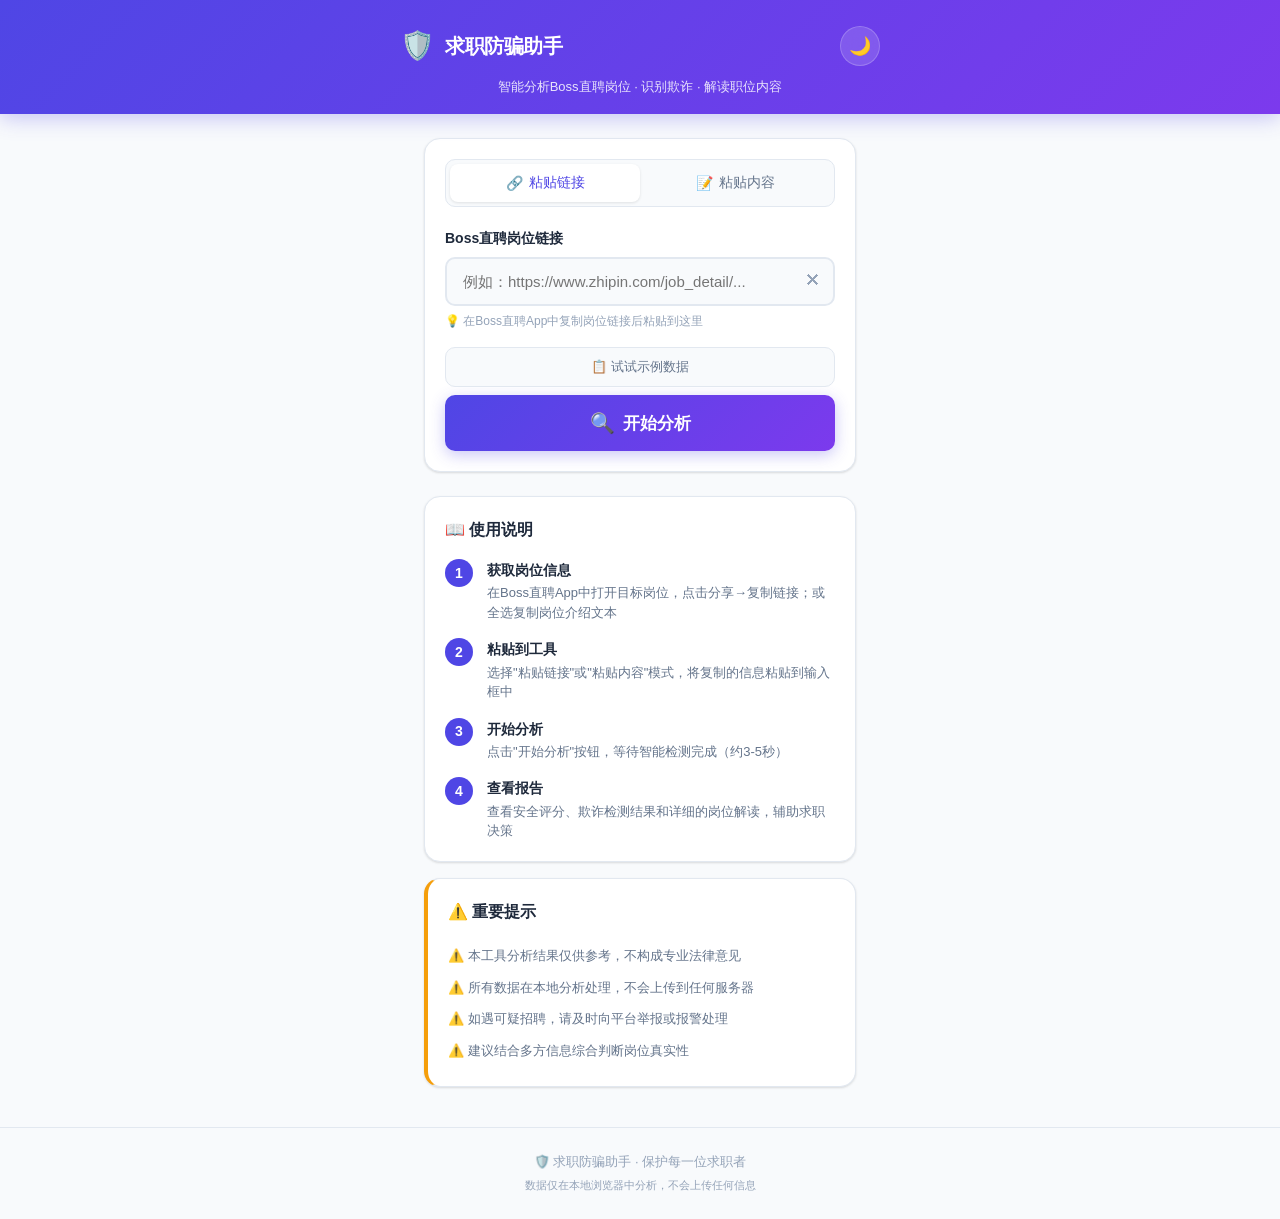
<file: index.html>
<!DOCTYPE html>
<html lang="zh-CN">
<head>
    <meta charset="UTF-8">
    <meta name="viewport" content="width=device-width, initial-scale=1.0, maximum-scale=1.0, user-scalable=no">
    <meta name="theme-color" content="#4F46E5">
    <meta name="apple-mobile-web-app-capable" content="yes">
    <meta name="apple-mobile-web-app-status-bar-style" content="black-translucent">
    <meta name="apple-mobile-web-app-title" content="求职助手">
    <link rel="manifest" href="manifest.json">
    <link rel="icon" type="image/svg+xml" href="icons/icon.svg">
    <link rel="apple-touch-icon" href="icons/icon.svg">
    <title>Boss直聘助手 - 求职防骗分析工具</title>
    <link rel="stylesheet" href="styles.css">
</head>
<body>
    <!-- 顶部导航栏 -->
    <header class="app-header">
        <div class="header-content">
            <div class="logo">
                <span class="logo-icon">🛡️</span>
                <h1>求职防骗助手</h1>
            </div>
            <button id="themeToggle" class="theme-toggle" aria-label="切换主题">
                <span class="icon-sun">☀️</span>
                <span class="icon-moon">🌙</span>
            </button>
        </div>
        <p class="header-subtitle">智能分析Boss直聘岗位 · 识别欺诈 · 解读职位内容</p>
    </header>

    <main class="app-main">
        <!-- 输入区域 -->
        <section class="input-section">
            <div class="input-card">
                <div class="input-tabs">
                    <button class="tab-btn active" data-tab="link" onclick="switchTab('link')">
                        <span>🔗</span> 粘贴链接
                    </button>
                    <button class="tab-btn" data-tab="text" onclick="switchTab('text')">
                        <span>📝</span> 粘贴内容
                    </button>
                </div>

                <!-- 链接输入模式 -->
                <div class="tab-content" id="tab-link">
                    <div class="input-group">
                        <label for="jobLink">Boss直聘岗位链接</label>
                        <div class="input-wrapper">
                            <input type="url" id="jobLink" placeholder="例如：https://www.zhipin.com/job_detail/..." />
                            <button class="clear-btn" onclick="clearInput('jobLink')" aria-label="清除">✕</button>
                        </div>
                        <p class="input-hint">💡 在Boss直聘App中复制岗位链接后粘贴到这里</p>
                    </div>
                    <div class="quick-actions">
                        <button class="action-btn secondary" onclick="showSampleData()">
                            📋 试试示例数据
                        </button>
                    </div>
                </div>

                <!-- 文本输入模式 -->
                <div class="tab-content hidden" id="tab-text">
                    <div class="input-group">
                        <label for="jobContent">粘贴完整的岗位介绍</label>
                        <textarea id="jobContent" rows="8" placeholder="请从Boss直聘复制岗位介绍，包括职位名称、薪资、公司信息、职位描述、任职要求等全部内容..."></textarea>
                        <div class="textarea-toolbar">
                            <span class="char-count" id="charCount">0 字</span>
                            <button class="clear-btn small" onclick="clearInput('jobContent')">清除</button>
                        </div>
                    </div>
                    <div class="quick-actions">
                        <button class="action-btn secondary" onclick="showSampleData()">
                            📋 试试示例数据
                        </button>
                    </div>
                </div>

                <button id="analyzeBtn" class="analyze-btn" onclick="startAnalysis()">
                    <span class="btn-icon">🔍</span>
                    <span class="btn-text">开始分析</span>
                </button>
            </div>
        </section>

        <!-- 分析中 - 加载动画 -->
        <section id="loadingSection" class="loading-section hidden">
            <div class="loading-card">
                <div class="loading-spinner">
                    <div class="spinner-ring"></div>
                    <div class="spinner-ring inner"></div>
                </div>
                <h3>正在智能分析...</h3>
                <div class="loading-steps">
                    <div class="step" id="step1">
                        <span class="step-icon">📄</span>
                        <span class="step-text">解析岗位内容</span>
                        <span class="step-status">进行中</span>
                    </div>
                    <div class="step" id="step2">
                        <span class="step-icon">🔎</span>
                        <span class="step-text">欺诈特征检测</span>
                        <span class="step-status">等待中</span>
                    </div>
                    <div class="step" id="step3">
                        <span class="step-icon">📊</span>
                        <span class="step-text">综合评分计算</span>
                        <span class="step-status">等待中</span>
                    </div>
                    <div class="step" id="step4">
                        <span class="step-icon">💡</span>
                        <span class="step-text">生成解读报告</span>
                        <span class="step-status">等待中</span>
                    </div>
                </div>
            </div>
        </section>

        <!-- 分析结果区域 -->
        <section id="resultSection" class="result-section hidden">
            <!-- 风险评分卡片 -->
            <div class="result-card risk-card">
                <div class="risk-header">
                    <h2>安全风险评估</h2>
                    <div class="risk-badge" id="riskBadge">
                        <span class="badge-icon"></span>
                        <span class="badge-text"></span>
                    </div>
                </div>
                <div class="score-container">
                    <div class="score-ring">
                        <svg viewBox="0 0 120 120" class="score-svg">
                            <circle cx="60" cy="60" r="54" class="score-bg-ring" />
                            <circle cx="60" cy="60" r="54" class="score-progress-ring" id="scoreRing" />
                        </svg>
                        <div class="score-value">
                            <span id="scoreNumber">0</span>
                            <span class="score-unit">分</span>
                        </div>
                    </div>
                    <div class="score-details">
                        <div class="score-item">
                            <span class="score-label">可信度</span>
                            <div class="score-bar">
                                <div class="score-fill" id="trustBar"></div>
                            </div>
                        </div>
                        <div class="score-item">
                            <span class="score-label">透明度</span>
                            <div class="score-bar">
                                <div class="score-fill" id="transparencyBar"></div>
                            </div>
                        </div>
                        <div class="score-item">
                            <span class="score-label">合理性</span>
                            <div class="score-bar">
                                <div class="score-fill" id="reasonBar"></div>
                            </div>
                        </div>
                    </div>
                </div>
            </div>

            <!-- 欺诈检测结果 -->
            <div class="result-card fraud-card">
                <h2 class="card-title">
                    <span>🚨</span> 欺诈特征检测
                </h2>
                <div id="fraudResults" class="fraud-list"></div>
            </div>

            <!-- 岗位分析解读 -->
            <div class="result-card analysis-card">
                <h2 class="card-title">
                    <span>📋</span> 岗位内容解读
                </h2>
                <div id="analysisResults" class="analysis-content"></div>
            </div>

            <!-- 综合建议 -->
            <div class="result-card advice-card">
                <h2 class="card-title">
                    <span>💡</span> 求职建议
                </h2>
                <div id="adviceContent" class="advice-content"></div>
            </div>

            <!-- 操作按钮 -->
            <div class="action-buttons">
                <button class="action-btn primary" onclick="startAnalysis()">
                    🔄 重新分析
                </button>
                <button class="action-btn secondary" onclick="shareResult()">
                    📤 分享结果
                </button>
                <button class="action-btn secondary" onclick="scrollToTop()">
                    ⬆️ 返回顶部
                </button>
            </div>
        </section>

        <!-- 使用说明 -->
        <section class="guide-section">
            <div class="guide-card">
                <h3>📖 使用说明</h3>
                <div class="guide-steps">
                    <div class="guide-step">
                        <span class="step-num">1</span>
                        <div>
                            <strong>获取岗位信息</strong>
                            <p>在Boss直聘App中打开目标岗位，点击分享→复制链接；或全选复制岗位介绍文本</p>
                        </div>
                    </div>
                    <div class="guide-step">
                        <span class="step-num">2</span>
                        <div>
                            <strong>粘贴到工具</strong>
                            <p>选择"粘贴链接"或"粘贴内容"模式，将复制的信息粘贴到输入框中</p>
                        </div>
                    </div>
                    <div class="guide-step">
                        <span class="step-num">3</span>
                        <div>
                            <strong>开始分析</strong>
                            <p>点击"开始分析"按钮，等待智能检测完成（约3-5秒）</p>
                        </div>
                    </div>
                    <div class="guide-step">
                        <span class="step-num">4</span>
                        <div>
                            <strong>查看报告</strong>
                            <p>查看安全评分、欺诈检测结果和详细的岗位解读，辅助求职决策</p>
                        </div>
                    </div>
                </div>
            </div>

            <div class="guide-card warning-card">
                <h3>⚠️ 重要提示</h3>
                <ul>
                    <li>本工具分析结果仅供参考，不构成专业法律意见</li>
                    <li>所有数据在本地分析处理，不会上传到任何服务器</li>
                    <li>如遇可疑招聘，请及时向平台举报或报警处理</li>
                    <li>建议结合多方信息综合判断岗位真实性</li>
                </ul>
            </div>
        </section>
    </main>

    <!-- 底部 -->
    <footer class="app-footer">
        <p>🛡️ 求职防骗助手 · 保护每一位求职者</p>
        <p class="footer-small">数据仅在本地浏览器中分析，不会上传任何信息</p>
    </footer>

    <!-- 返回顶部按钮 -->
    <button id="backToTop" class="back-to-top hidden" onclick="scrollToTop()" aria-label="返回顶部">
        ⬆
    </button>

    <script src="app.js"></script>
</body>
</html>
</file>
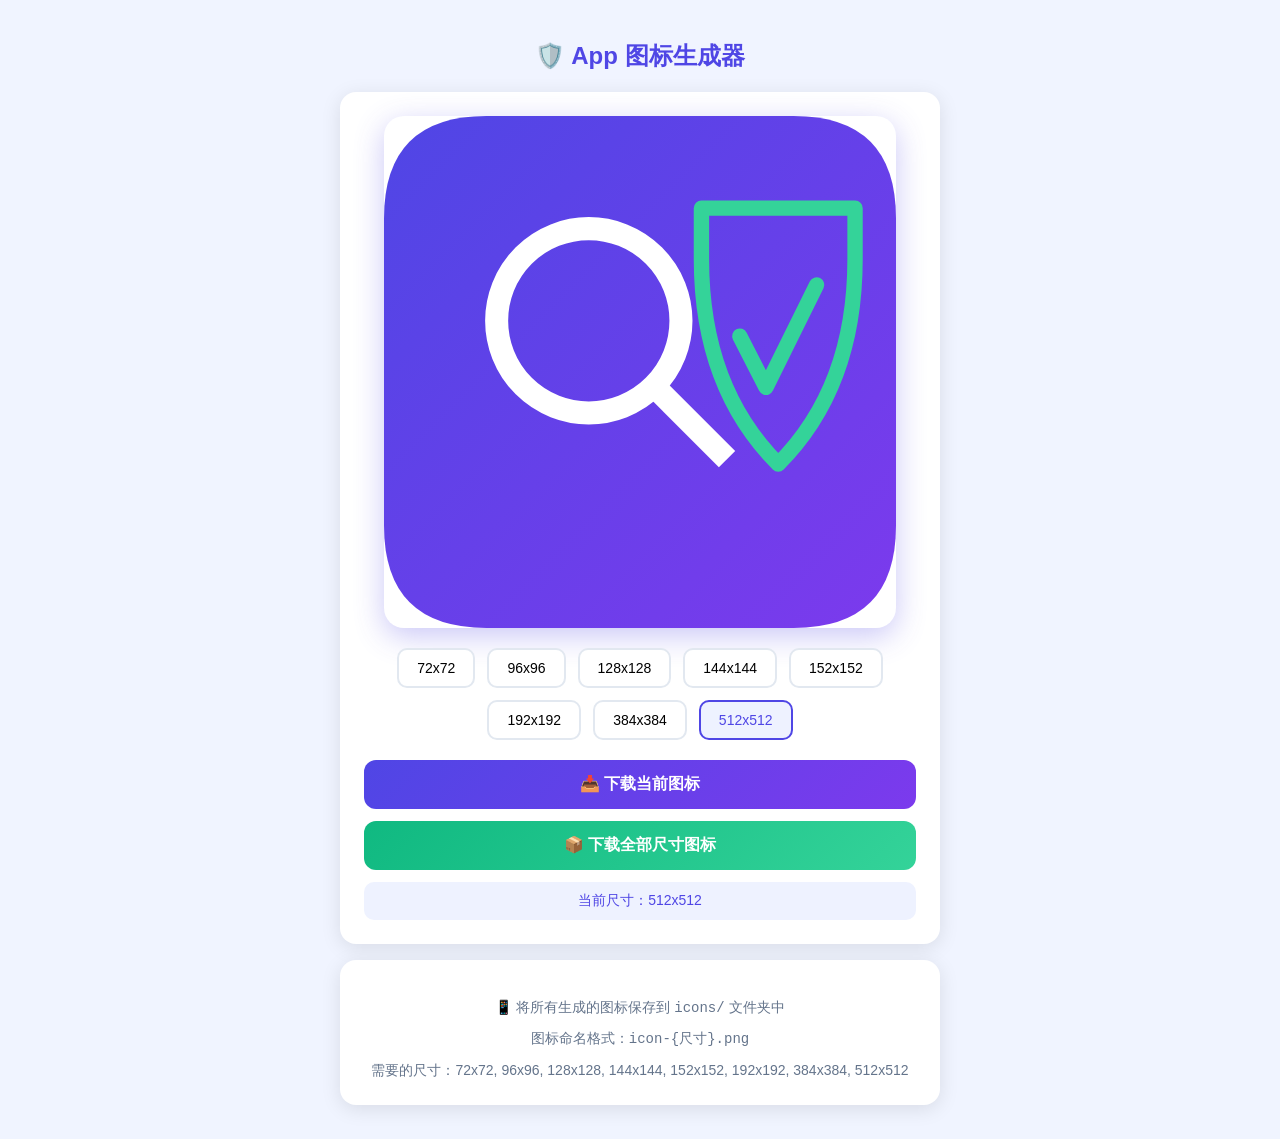
<file: icon-generator.html>
<!DOCTYPE html>
<html lang="zh-CN">
<head>
    <meta charset="UTF-8">
    <title>App 图标生成器</title>
    <style>
        * { margin: 0; padding: 0; box-sizing: border-box; }
        body {
            font-family: -apple-system, BlinkMacSystemFont, "Segoe UI", "PingFang SC", sans-serif;
            background: #f0f4ff;
            display: flex;
            justify-content: center;
            min-height: 100vh;
            padding: 20px;
        }
        .container {
            max-width: 600px;
            width: 100%;
        }
        h1 {
            text-align: center;
            color: #4F46E5;
            margin: 20px 0;
            font-size: 24px;
        }
        .card {
            background: white;
            border-radius: 16px;
            padding: 24px;
            box-shadow: 0 4px 20px rgba(0,0,0,0.1);
            margin-bottom: 16px;
        }
        .preview {
            display: flex;
            justify-content: center;
            margin-bottom: 20px;
        }
        canvas {
            border-radius: 20px;
            box-shadow: 0 8px 30px rgba(79, 70, 229, 0.3);
        }
        .sizes {
            display: flex;
            flex-wrap: wrap;
            gap: 12px;
            justify-content: center;
            margin: 20px 0;
        }
        .size-btn {
            padding: 10px 18px;
            border: 2px solid #E2E8F0;
            border-radius: 10px;
            background: white;
            cursor: pointer;
            font-size: 14px;
            font-weight: 500;
            transition: all 0.2s;
        }
        .size-btn:hover {
            border-color: #4F46E5;
            color: #4F46E5;
        }
        .size-btn.active {
            border-color: #4F46E5;
            background: #EEF2FF;
            color: #4F46E5;
        }
        .download-btn {
            display: block;
            width: 100%;
            padding: 14px;
            background: linear-gradient(135deg, #4F46E5, #7C3AED);
            color: white;
            border: none;
            border-radius: 12px;
            font-size: 16px;
            font-weight: 600;
            cursor: pointer;
            transition: all 0.2s;
            margin-top: 16px;
        }
        .download-btn:hover {
            transform: translateY(-2px);
            box-shadow: 0 6px 20px rgba(79, 70, 229, 0.3);
        }
        .download-all-btn {
            display: block;
            width: 100%;
            padding: 14px;
            background: linear-gradient(135deg, #10B981, #34D399);
            color: white;
            border: none;
            border-radius: 12px;
            font-size: 16px;
            font-weight: 600;
            cursor: pointer;
            transition: all 0.2s;
            margin-top: 12px;
        }
        .download-all-btn:hover {
            transform: translateY(-2px);
            box-shadow: 0 6px 20px rgba(16, 185, 129, 0.3);
        }
        .info {
            text-align: center;
            color: #64748B;
            font-size: 14px;
            margin-top: 12px;
            line-height: 1.6;
        }
        .status {
            text-align: center;
            padding: 10px;
            background: #EEF2FF;
            border-radius: 10px;
            color: #4F46E5;
            font-size: 14px;
            margin-top: 12px;
        }
    </style>
</head>
<body>
    <div class="container">
        <h1>🛡️ App 图标生成器</h1>
        <div class="card">
            <div class="preview">
                <canvas id="iconCanvas" width="512" height="512"></canvas>
            </div>
            <div class="sizes" id="sizeOptions"></div>
            <button class="download-btn" onclick="downloadIcon()">📥 下载当前图标</button>
            <button class="download-all-btn" onclick="downloadAllIcons()">📦 下载全部尺寸图标</button>
            <div id="status" class="status">当前尺寸：512x512</div>
        </div>
        <div class="card">
            <div class="info">
                <p>📱 将所有生成的图标保存到 <code>icons/</code> 文件夹中</p>
                <p style="margin-top:8px;">图标命名格式：<code>icon-{尺寸}.png</code></p>
                <p style="margin-top:8px;">需要的尺寸：72x72, 96x96, 128x128, 144x144, 152x152, 192x192, 384x384, 512x512</p>
            </div>
        </div>
    </div>

    <script>
        const SIZES = [72, 96, 128, 144, 152, 192, 384, 512];
        let currentSize = 512;

        // 初始化尺寸按钮
        const sizeContainer = document.getElementById('sizeOptions');
        SIZES.forEach(size => {
            const btn = document.createElement('button');
            btn.className = 'size-btn' + (size === currentSize ? ' active' : '');
            btn.textContent = size + 'x' + size;
            btn.onclick = () => selectSize(size);
            sizeContainer.appendChild(btn);
        });

        function selectSize(size) {
            currentSize = size;
            document.querySelectorAll('.size-btn').forEach(b => b.classList.remove('active'));
            document.querySelectorAll('.size-btn').forEach(b => {
                if (b.textContent.startsWith(size + 'x')) b.classList.add('active');
            });
            drawIcon(size);
            document.getElementById('status').textContent = `当前尺寸：${size}x${size}`;
        }

        function drawIcon(size) {
            const canvas = document.getElementById('iconCanvas');
            canvas.width = size;
            canvas.height = size;
            const ctx = canvas.getContext('2d');
            const s = size;

            // 背景渐变
            const gradient = ctx.createLinearGradient(0, 0, s, s);
            gradient.addColorStop(0, '#4F46E5');
            gradient.addColorStop(1, '#7C3AED');
            ctx.fillStyle = gradient;

            // 圆角矩形
            const r = s * 0.2;
            ctx.beginPath();
            ctx.moveTo(r, 0);
            ctx.lineTo(s - r, 0);
            ctx.quadraticCurveTo(s, 0, s, r);
            ctx.lineTo(s, s - r);
            ctx.quadraticCurveTo(s, s, s - r, s);
            ctx.lineTo(r, s);
            ctx.quadraticCurveTo(0, s, 0, s - r);
            ctx.lineTo(0, r);
            ctx.quadraticCurveTo(0, 0, r, 0);
            ctx.closePath();
            ctx.fill();

            // 放大镜
            const cx = s * 0.4;
            const cy = s * 0.4;
            const cr = s * 0.18;

            ctx.strokeStyle = 'white';
            ctx.lineWidth = s * 0.045;
            ctx.beginPath();
            ctx.arc(cx, cy, cr, 0, Math.PI * 2);
            ctx.stroke();

            // 放大镜手柄
            ctx.beginPath();
            ctx.moveTo(cx + cr * 0.7, cy + cr * 0.7);
            ctx.lineTo(cx + cr * 1.5, cy + cr * 1.5);
            ctx.stroke();

            // 盾牌
            const shX = s * 0.62;
            const shY = s * 0.18;
            const shW = s * 0.3;
            const shH = s * 0.5;

            ctx.strokeStyle = '#34D399';
            ctx.lineWidth = s * 0.03;
            ctx.lineCap = 'round';
            ctx.lineJoin = 'round';

            const topY = shY;
            const midX = shX + shW / 2;

            ctx.beginPath();
            ctx.moveTo(shX, shY + shH * 0.2);
            ctx.lineTo(shX, topY);
            ctx.lineTo(shX + shW, topY);
            ctx.lineTo(shX + shW, shY + shH * 0.2);
            ctx.quadraticCurveTo(shX + shW, shY + shH * 0.7, midX, shY + shH);
            ctx.quadraticCurveTo(shX, shY + shH * 0.7, shX, shY + shH * 0.2);
            ctx.stroke();

            // 盾牌上的对勾
            ctx.strokeStyle = '#34D399';
            ctx.lineWidth = s * 0.03;
            ctx.beginPath();
            ctx.moveTo(shX + shW * 0.25, shY + shH * 0.5);
            ctx.lineTo(shX + shW * 0.42, shY + shH * 0.7);
            ctx.lineTo(shX + shW * 0.75, shY + shH * 0.3);
            ctx.stroke();
        }

        function downloadIcon() {
            const canvas = document.getElementById('iconCanvas');
            const link = document.createElement('a');
            link.download = `icon-${currentSize}.png`;
            link.href = canvas.toDataURL('image/png');
            link.click();
        }

        function downloadAllIcons() {
            const status = document.getElementById('status');
            status.textContent = '⏳ 正在生成所有图标...';

            setTimeout(async () => {
                for (const size of SIZES) {
                    drawIcon(size);
                    const canvas = document.getElementById('iconCanvas');
                    const link = document.createElement('a');
                    link.download = `icon-${size}.png`;
                    link.href = canvas.toDataURL('image/png');
                    link.click();
                    await new Promise(r => setTimeout(r, 200));
                }
                // 恢复原始尺寸
                selectSize(currentSize);
                status.textContent = '✅ 所有图标已生成！请检查下载文件夹';
            }, 300);
        }

        // 初始绘制
        drawIcon(512);
    </script>
</body>
</html>
</file>
<file: styles.css>
/* ===== CSS 变量 & 主题 ===== */
:root {
    --primary: #4F46E5;
    --primary-light: #6366F1;
    --primary-dark: #4338CA;
    --primary-bg: #EEF2FF;
    --secondary: #10B981;
    --secondary-light: #34D399;
    --danger: #EF4444;
    --danger-light: #FEE2E2;
    --warning: #F59E0B;
    --warning-light: #FEF3C7;
    --info: #3B82F6;
    --info-light: #DBEAFE;

    --bg: #F8FAFC;
    --bg-card: #FFFFFF;
    --bg-card-hover: #F1F5F9;
    --text: #1E293B;
    --text-secondary: #64748B;
    --text-muted: #94A3B8;
    --border: #E2E8F0;
    --shadow: 0 1px 3px rgba(0,0,0,0.08), 0 1px 2px rgba(0,0,0,0.06);
    --shadow-lg: 0 10px 25px rgba(0,0,0,0.1), 0 4px 10px rgba(0,0,0,0.06);
    --radius: 16px;
    --radius-sm: 10px;
    --radius-xs: 6px;
    --transition: 0.3s cubic-bezier(0.4, 0, 0.2, 1);
    --font: -apple-system, BlinkMacSystemFont, "Segoe UI", "PingFang SC", "Hiragino Sans GB", "Microsoft YaHei", sans-serif;
}

/* 深色主题 */
[data-theme="dark"] {
    --bg: #0F172A;
    --bg-card: #1E293B;
    --bg-card-hover: #334155;
    --text: #F1F5F9;
    --text-secondary: #94A3B8;
    --text-muted: #64748B;
    --border: #334155;
    --primary-bg: #1E1B4B;
    --shadow: 0 1px 3px rgba(0,0,0,0.3);
    --shadow-lg: 0 10px 25px rgba(0,0,0,0.4);
    --danger-light: #450A0A;
    --warning-light: #451A03;
    --info-light: #0C1929;
}

/* ===== 全局重置 ===== */
*, *::before, *::after {
    box-sizing: border-box;
    margin: 0;
    padding: 0;
}

html {
    scroll-behavior: smooth;
    -webkit-tap-highlight-color: transparent;
}

body {
    font-family: var(--font);
    background: var(--bg);
    color: var(--text);
    line-height: 1.6;
    min-height: 100vh;
    transition: background var(--transition), color var(--transition);
    -webkit-font-smoothing: antialiased;
}

/* ===== 顶部导航 ===== */
.app-header {
    background: linear-gradient(135deg, var(--primary) 0%, #7C3AED 100%);
    color: white;
    padding: 20px 16px 16px;
    position: sticky;
    top: 0;
    z-index: 100;
    box-shadow: 0 4px 20px rgba(79, 70, 229, 0.3);
}

.header-content {
    display: flex;
    justify-content: space-between;
    align-items: center;
    max-width: 480px;
    margin: 0 auto;
}

.logo {
    display: flex;
    align-items: center;
    gap: 10px;
}

.logo-icon {
    font-size: 28px;
}

.logo h1 {
    font-size: 20px;
    font-weight: 700;
    letter-spacing: -0.5px;
}

.theme-toggle {
    background: rgba(255,255,255,0.15);
    border: 1px solid rgba(255,255,255,0.2);
    color: white;
    width: 40px;
    height: 40px;
    border-radius: 50%;
    cursor: pointer;
    display: flex;
    align-items: center;
    justify-content: center;
    font-size: 18px;
    transition: background var(--transition);
    backdrop-filter: blur(10px);
}

.theme-toggle:hover {
    background: rgba(255,255,255,0.25);
}

[data-theme="dark"] .icon-sun { display: inline; }
[data-theme="dark"] .icon-moon { display: none; }
.icon-sun { display: none; }
.icon-moon { display: inline; }

.header-subtitle {
    text-align: center;
    font-size: 13px;
    opacity: 0.85;
    margin-top: 8px;
    max-width: 480px;
    margin-left: auto;
    margin-right: auto;
}

/* ===== 主内容 ===== */
.app-main {
    max-width: 480px;
    margin: 0 auto;
    padding: 16px;
    padding-bottom: 80px;
}

/* ===== 输入区域 ===== */
.input-card {
    background: var(--bg-card);
    border-radius: var(--radius);
    padding: 20px;
    box-shadow: var(--shadow);
    border: 1px solid var(--border);
    transition: all var(--transition);
}

.input-tabs {
    display: flex;
    background: var(--bg);
    border-radius: var(--radius-sm);
    padding: 4px;
    margin-bottom: 20px;
    border: 1px solid var(--border);
}

.tab-btn {
    flex: 1;
    padding: 10px 12px;
    border: none;
    background: transparent;
    color: var(--text-secondary);
    font-size: 14px;
    font-weight: 500;
    cursor: pointer;
    border-radius: 8px;
    transition: all var(--transition);
    display: flex;
    align-items: center;
    justify-content: center;
    gap: 6px;
}

.tab-btn.active {
    background: var(--bg-card);
    color: var(--primary);
    box-shadow: 0 1px 3px rgba(0,0,0,0.1);
}

.tab-content.hidden {
    display: none;
}

.input-group {
    margin-bottom: 16px;
}

.input-group label {
    display: block;
    font-size: 14px;
    font-weight: 600;
    color: var(--text);
    margin-bottom: 8px;
}

.input-wrapper {
    position: relative;
}

.input-wrapper input {
    width: 100%;
    padding: 14px 40px 14px 16px;
    border: 2px solid var(--border);
    border-radius: var(--radius-sm);
    font-size: 15px;
    color: var(--text);
    background: var(--bg);
    transition: border-color var(--transition);
    font-family: var(--font);
}

.input-wrapper input:focus {
    outline: none;
    border-color: var(--primary);
    box-shadow: 0 0 0 3px var(--primary-bg);
}

.clear-btn {
    position: absolute;
    right: 10px;
    top: 50%;
    transform: translateY(-50%);
    background: none;
    border: none;
    color: var(--text-muted);
    cursor: pointer;
    font-size: 16px;
    padding: 4px;
    border-radius: 50%;
    transition: all var(--transition);
}

.clear-btn:hover {
    background: var(--bg);
    color: var(--text);
}

.clear-btn.small {
    position: static;
    transform: none;
    font-size: 13px;
    color: var(--text-muted);
    padding: 4px 8px;
    border-radius: 4px;
}

.clear-btn.small:hover {
    background: var(--bg-card-hover);
}

.input-hint {
    font-size: 12px;
    color: var(--text-muted);
    margin-top: 6px;
}

textarea {
    width: 100%;
    padding: 14px 16px;
    border: 2px solid var(--border);
    border-radius: var(--radius-sm);
    font-size: 14px;
    color: var(--text);
    background: var(--bg);
    resize: vertical;
    transition: border-color var(--transition);
    font-family: var(--font);
    line-height: 1.7;
    min-height: 180px;
}

textarea:focus {
    outline: none;
    border-color: var(--primary);
    box-shadow: 0 0 0 3px var(--primary-bg);
}

.textarea-toolbar {
    display: flex;
    justify-content: space-between;
    align-items: center;
    margin-top: 8px;
}

.char-count {
    font-size: 12px;
    color: var(--text-muted);
}

.quick-actions {
    display: flex;
    gap: 8px;
    margin-bottom: 8px;
}

.action-btn.secondary {
    flex: 1;
    padding: 10px 16px;
    background: var(--bg);
    border: 1px solid var(--border);
    border-radius: var(--radius-sm);
    color: var(--text-secondary);
    font-size: 13px;
    font-weight: 500;
    cursor: pointer;
    transition: all var(--transition);
    font-family: var(--font);
}

.action-btn.secondary:hover {
    background: var(--bg-card-hover);
    border-color: var(--primary-light);
    color: var(--primary);
}

/* 分析按钮 */
.analyze-btn {
    width: 100%;
    padding: 16px;
    background: linear-gradient(135deg, var(--primary) 0%, #7C3AED 100%);
    color: white;
    border: none;
    border-radius: var(--radius-sm);
    font-size: 17px;
    font-weight: 600;
    cursor: pointer;
    transition: all var(--transition);
    display: flex;
    align-items: center;
    justify-content: center;
    gap: 8px;
    font-family: var(--font);
    box-shadow: 0 4px 15px rgba(79, 70, 229, 0.3);
}

.analyze-btn:hover {
    transform: translateY(-1px);
    box-shadow: 0 6px 20px rgba(79, 70, 229, 0.4);
}

.analyze-btn:active {
    transform: translateY(0);
}

.analyze-btn:disabled {
    opacity: 0.6;
    cursor: not-allowed;
    transform: none;
}

.btn-icon {
    font-size: 20px;
}

/* ===== 加载动画 ===== */
.loading-card {
    background: var(--bg-card);
    border-radius: var(--radius);
    padding: 40px 20px;
    text-align: center;
    box-shadow: var(--shadow-lg);
    border: 1px solid var(--border);
}

.loading-spinner {
    position: relative;
    width: 80px;
    height: 80px;
    margin: 0 auto 24px;
}

.spinner-ring {
    position: absolute;
    width: 100%;
    height: 100%;
    border: 4px solid transparent;
    border-top-color: var(--primary);
    border-radius: 50%;
    animation: spin 1s linear infinite;
}

.spinner-ring.inner {
    width: 60%;
    height: 60%;
    top: 20%;
    left: 20%;
    border-top-color: var(--secondary);
    animation-duration: 0.8s;
    animation-direction: reverse;
}

@keyframes spin {
    to { transform: rotate(360deg); }
}

.loading-card h3 {
    margin-bottom: 24px;
    color: var(--text);
    font-size: 18px;
}

.loading-steps {
    text-align: left;
    max-width: 280px;
    margin: 0 auto;
}

.step {
    display: flex;
    align-items: center;
    gap: 10px;
    padding: 10px 0;
    border-bottom: 1px solid var(--border);
    font-size: 14px;
}

.step:last-child {
    border-bottom: none;
}

.step-icon {
    font-size: 18px;
}

.step-text {
    flex: 1;
    color: var(--text);
}

.step-status {
    font-size: 12px;
    padding: 2px 10px;
    border-radius: 20px;
    font-weight: 500;
}

.step-status.active {
    background: var(--primary-bg);
    color: var(--primary);
}

.step-status.done {
    background: #D1FAE5;
    color: #059669;
}

.step-status.waiting {
    background: var(--bg);
    color: var(--text-muted);
}

[data-theme="dark"] .step-status.done {
    background: #064E3B;
    color: #34D399;
}

/* ===== 结果区域 ===== */
.result-card {
    background: var(--bg-card);
    border-radius: var(--radius);
    padding: 20px;
    margin-bottom: 16px;
    box-shadow: var(--shadow);
    border: 1px solid var(--border);
    animation: fadeInUp 0.5s ease;
}

@keyframes fadeInUp {
    from {
        opacity: 0;
        transform: translateY(20px);
    }
    to {
        opacity: 1;
        transform: translateY(0);
    }
}

/* 风险卡片 */
.risk-header {
    display: flex;
    justify-content: space-between;
    align-items: center;
    margin-bottom: 16px;
}

.risk-header h2 {
    font-size: 17px;
    font-weight: 700;
}

.risk-badge {
    display: flex;
    align-items: center;
    gap: 6px;
    padding: 6px 14px;
    border-radius: 20px;
    font-size: 14px;
    font-weight: 600;
}

.risk-badge.safe {
    background: #D1FAE5;
    color: #059669;
}

.risk-badge.warning {
    background: var(--warning-light);
    color: #D97706;
}

.risk-badge.danger {
    background: var(--danger-light);
    color: #DC2626;
}

[data-theme="dark"] .risk-badge.safe {
    background: #064E3B;
    color: #34D399;
}

[data-theme="dark"] .risk-badge.warning {
    background: #451A03;
    color: #FBBF24;
}

[data-theme="dark"] .risk-badge.danger {
    background: #450A0A;
    color: #F87171;
}

/* 分数环 */
.score-container {
    display: flex;
    align-items: center;
    gap: 24px;
}

.score-ring {
    position: relative;
    width: 120px;
    height: 120px;
    flex-shrink: 0;
}

.score-svg {
    width: 100%;
    height: 100%;
    transform: rotate(-90deg);
}

.score-bg-ring {
    fill: none;
    stroke: var(--border);
    stroke-width: 8;
}

.score-progress-ring {
    fill: none;
    stroke: var(--primary);
    stroke-width: 8;
    stroke-linecap: round;
    transition: stroke-dashoffset 1s ease;
}

.score-value {
    position: absolute;
    top: 50%;
    left: 50%;
    transform: translate(-50%, -50%);
    text-align: center;
}

.score-value span:first-child {
    font-size: 32px;
    font-weight: 800;
    color: var(--text);
    line-height: 1;
}

.score-unit {
    font-size: 12px;
    color: var(--text-muted);
    display: block;
}

.score-details {
    flex: 1;
}

.score-item {
    margin-bottom: 12px;
}

.score-item:last-child {
    margin-bottom: 0;
}

.score-label {
    display: block;
    font-size: 13px;
    color: var(--text-secondary);
    margin-bottom: 4px;
    font-weight: 500;
}

.score-bar {
    height: 8px;
    background: var(--border);
    border-radius: 4px;
    overflow: hidden;
}

.score-fill {
    height: 100%;
    border-radius: 4px;
    transition: width 1s ease;
    background: linear-gradient(90deg, var(--primary), var(--secondary));
}

/* 卡片标题 */
.card-title {
    font-size: 17px;
    font-weight: 700;
    margin-bottom: 16px;
    display: flex;
    align-items: center;
    gap: 8px;
}

.card-title span:first-child {
    font-size: 20px;
}

/* 欺诈检测列表 */
.fraud-list {
    display: flex;
    flex-direction: column;
    gap: 10px;
}

.fraud-item {
    display: flex;
    align-items: flex-start;
    gap: 12px;
    padding: 14px;
    border-radius: var(--radius-sm);
    border: 1px solid var(--border);
    transition: all var(--transition);
}

.fraud-item.danger {
    background: var(--danger-light);
    border-color: #FECACA;
}

.fraud-item.safe {
    background: #D1FAE5;
    border-color: #A7F3D0;
}

.fraud-item.warning {
    background: var(--warning-light);
    border-color: #FDE68A;
}

[data-theme="dark"] .fraud-item.danger {
    border-color: #7F1D1D;
}

[data-theme="dark"] .fraud-item.safe {
    border-color: #065F46;
}

[data-theme="dark"] .fraud-item.warning {
    border-color: #78350F;
}

.fraud-icon {
    font-size: 20px;
    flex-shrink: 0;
    margin-top: 2px;
}

.fraud-content {
    flex: 1;
}

.fraud-title {
    font-weight: 600;
    font-size: 14px;
    margin-bottom: 4px;
}

.fraud-item.danger .fraud-title { color: #DC2626; }
.fraud-item.safe .fraud-title { color: #059669; }
.fraud-item.warning .fraud-title { color: #D97706; }

.fraud-desc {
    font-size: 13px;
    color: var(--text-secondary);
    line-height: 1.5;
}

/* 分析内容 */
.analysis-content {
    display: flex;
    flex-direction: column;
    gap: 16px;
}

.analysis-block {
    padding: 16px;
    border-radius: var(--radius-sm);
    background: var(--bg);
    border: 1px solid var(--border);
}

.analysis-block h3 {
    font-size: 15px;
    font-weight: 600;
    margin-bottom: 10px;
    display: flex;
    align-items: center;
    gap: 8px;
}

.analysis-block p {
    font-size: 14px;
    color: var(--text-secondary);
    line-height: 1.7;
}

.analysis-block ul {
    list-style: none;
    padding: 0;
}

.analysis-block li {
    font-size: 14px;
    color: var(--text-secondary);
    padding: 6px 0;
    padding-left: 20px;
    position: relative;
    line-height: 1.6;
}

.analysis-block li::before {
    content: "•";
    position: absolute;
    left: 4px;
    color: var(--primary);
    font-weight: bold;
}

/* 建议内容 */
.advice-content {
    display: flex;
    flex-direction: column;
    gap: 12px;
}

.advice-item {
    display: flex;
    align-items: flex-start;
    gap: 12px;
    padding: 14px;
    border-radius: var(--radius-sm);
    background: var(--primary-bg);
    border: 1px solid var(--border);
}

.advice-icon {
    font-size: 20px;
    flex-shrink: 0;
}

.advice-item p {
    font-size: 14px;
    color: var(--text-secondary);
    line-height: 1.6;
}

/* ===== 操作按钮 ===== */
.action-buttons {
    display: flex;
    gap: 10px;
    margin-top: 20px;
    flex-wrap: wrap;
}

.action-btn.primary {
    flex: 1;
    min-width: 120px;
    padding: 14px 20px;
    background: linear-gradient(135deg, var(--primary) 0%, #7C3AED 100%);
    color: white;
    border: none;
    border-radius: var(--radius-sm);
    font-size: 15px;
    font-weight: 600;
    cursor: pointer;
    transition: all var(--transition);
    font-family: var(--font);
    box-shadow: 0 4px 15px rgba(79, 70, 229, 0.3);
}

.action-btn.primary:hover {
    transform: translateY(-1px);
    box-shadow: 0 6px 20px rgba(79, 70, 229, 0.4);
}

/* ===== 使用说明 ===== */
.guide-section {
    margin-top: 24px;
}

.guide-card {
    background: var(--bg-card);
    border-radius: var(--radius);
    padding: 20px;
    margin-bottom: 16px;
    box-shadow: var(--shadow);
    border: 1px solid var(--border);
}

.guide-card h3 {
    font-size: 16px;
    font-weight: 700;
    margin-bottom: 16px;
    display: flex;
    align-items: center;
    gap: 8px;
}

.guide-step {
    display: flex;
    gap: 14px;
    margin-bottom: 16px;
}

.guide-step:last-child {
    margin-bottom: 0;
}

.step-num {
    width: 28px;
    height: 28px;
    background: var(--primary);
    color: white;
    border-radius: 50%;
    display: flex;
    align-items: center;
    justify-content: center;
    font-size: 14px;
    font-weight: 700;
    flex-shrink: 0;
}

.guide-step strong {
    display: block;
    font-size: 14px;
    margin-bottom: 2px;
}

.guide-step p {
    font-size: 13px;
    color: var(--text-secondary);
    line-height: 1.5;
}

.warning-card {
    border-left: 4px solid var(--warning);
}

.warning-card ul {
    list-style: none;
    padding: 0;
}

.warning-card li {
    font-size: 13px;
    color: var(--text-secondary);
    padding: 6px 0;
    padding-left: 20px;
    position: relative;
    line-height: 1.5;
}

.warning-card li::before {
    content: "⚠️";
    position: absolute;
    left: 0;
}

/* ===== 底部 ===== */
.app-footer {
    text-align: center;
    padding: 24px 16px;
    color: var(--text-muted);
    font-size: 13px;
    border-top: 1px solid var(--border);
}

.footer-small {
    font-size: 11px;
    margin-top: 4px;
}

/* ===== 返回顶部 ===== */
.back-to-top {
    position: fixed;
    bottom: 24px;
    right: 20px;
    width: 44px;
    height: 44px;
    background: var(--primary);
    color: white;
    border: none;
    border-radius: 50%;
    font-size: 20px;
    cursor: pointer;
    box-shadow: var(--shadow-lg);
    transition: all var(--transition);
    z-index: 50;
    display: flex;
    align-items: center;
    justify-content: center;
}

.back-to-top:hover {
    transform: translateY(-2px);
    box-shadow: 0 8px 25px rgba(79, 70, 229, 0.4);
}

/* ===== 工具类 ===== */
.hidden {
    display: none !important;
}

/* ===== Toast 提示 ===== */
.toast {
    position: fixed;
    bottom: 100px;
    left: 50%;
    transform: translateX(-50%) translateY(20px);
    background: var(--text);
    color: var(--bg);
    padding: 12px 20px;
    border-radius: var(--radius-sm);
    font-size: 14px;
    font-weight: 500;
    opacity: 0;
    transition: all 0.3s ease;
    z-index: 200;
    white-space: nowrap;
    box-shadow: var(--shadow-lg);
}

.toast.show {
    opacity: 1;
    transform: translateX(-50%) translateY(0);
}

/* ===== 滚动条美化 ===== */
::-webkit-scrollbar {
    width: 4px;
}

::-webkit-scrollbar-track {
    background: transparent;
}

::-webkit-scrollbar-thumb {
    background: var(--text-muted);
    border-radius: 2px;
}

/* ===== 响应式 ===== */
@media (max-width: 380px) {
    .app-header {
        padding: 14px 12px 12px;
    }
    .logo h1 {
        font-size: 17px;
    }
    .input-card, .result-card {
        padding: 16px;
    }
    .score-container {
        flex-direction: column;
        align-items: center;
    }
    .score-details {
        width: 100%;
    }
    .action-buttons {
        flex-direction: column;
    }
    .action-btn.primary,
    .action-btn.secondary {
        width: 100%;
    }
}

@media (min-width: 481px) {
    .app-main {
        padding: 24px;
    }
    .app-header {
        padding: 24px 24px 16px;
    }
}
</file>
